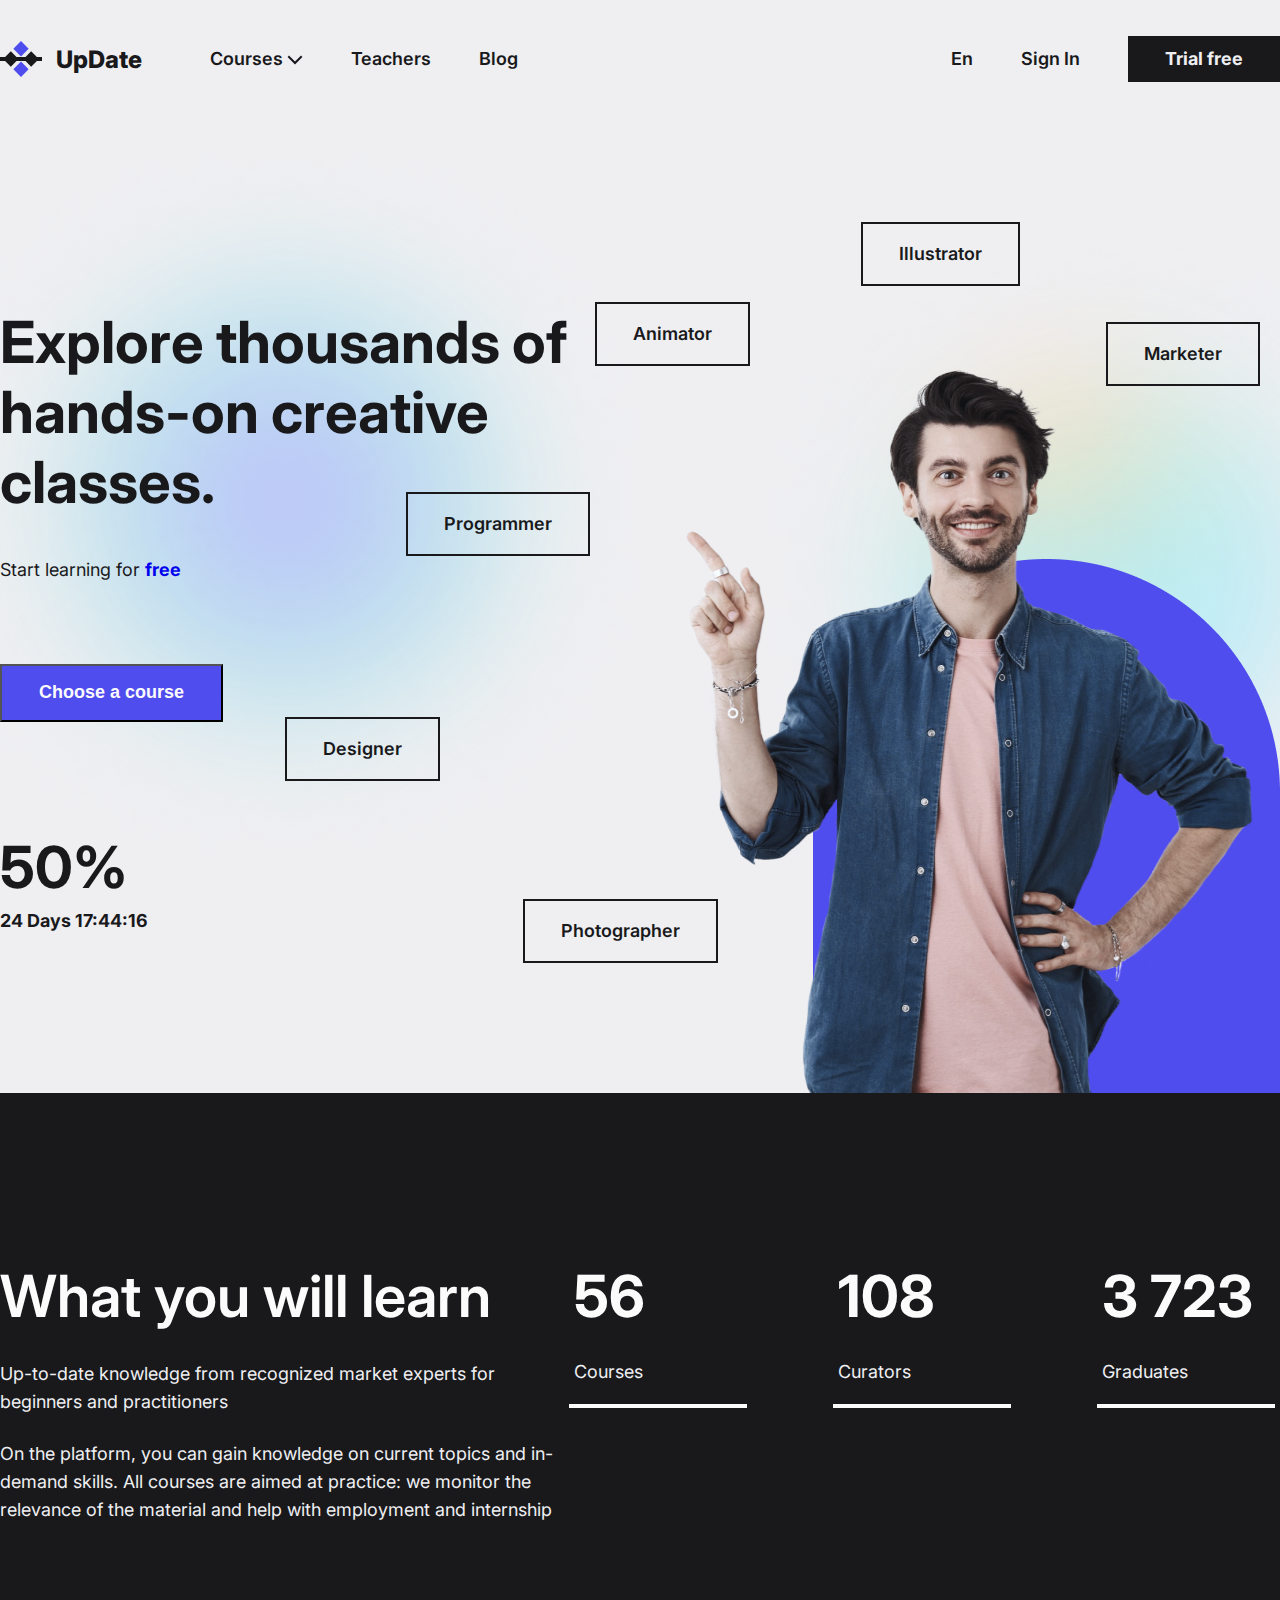
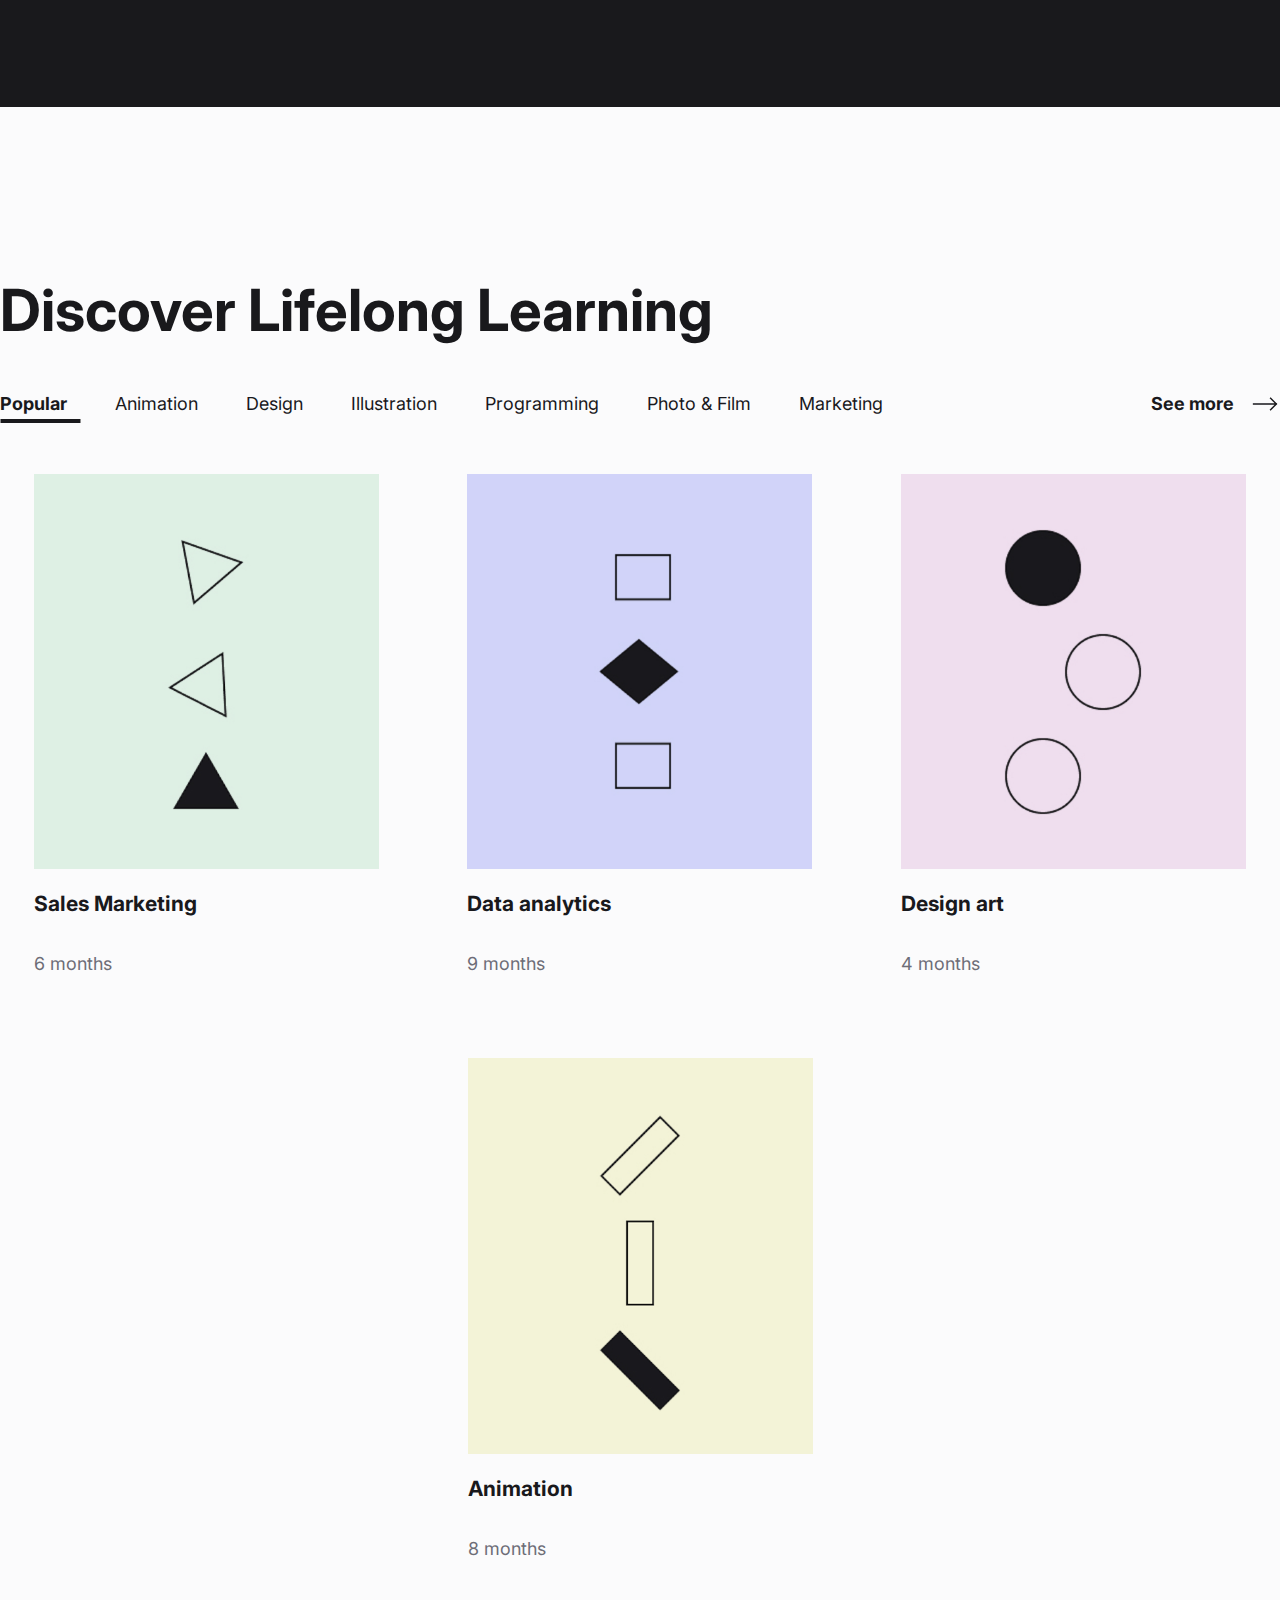
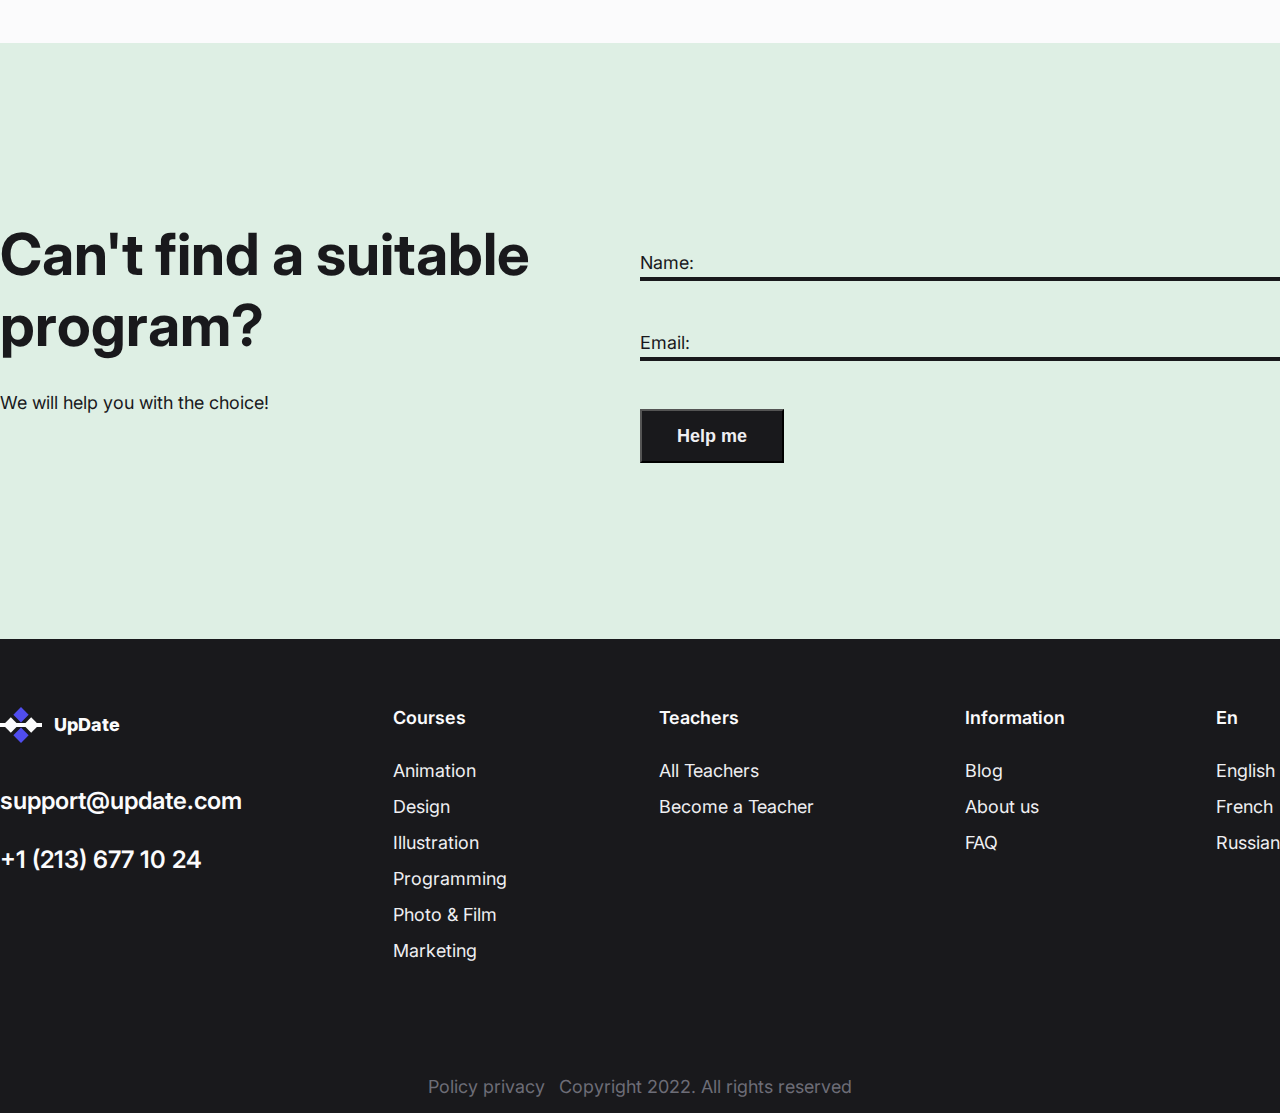
<file: index.html>
<!DOCTYPE html>
<html lang="en">

<head>
  <meta charset="UTF-8" />
  <meta name="viewport" content="width=device-width, initial-scale=1.0" />
  <meta name="description"
    content="Explore thousands of hands-on creative classes with UpDate. Learn from experts, practice real-world skills, and achieve your goals with 50% off. Choose from courses in animation, design, programming, and more. Start learning for free today!">
  <meta name="keywords"
    content="UpDate, courses, teachers, blog, marketer, illustrator, animator, programmer, designer, photographer, sales marketing, data analytics, design art, animation, 3D Model, Director Animator, Adobe Animate">
  <link rel="preconnect" href="https://fonts.googleapis.com" />
  <link rel="preconnect" href="https://fonts.gstatic.com" crossorigin />
  <link
    href="https://fonts.googleapis.com/css2?family=Inter:ital,opsz,wght@0,14..32,100..900;1,14..32,100..900&display=swap"
    rel="stylesheet" />
  <link rel="stylesheet" href="./css/style.css" />
  <link rel="icon" href="./img/favicon.ico" type="image/x-icon">
  <title>UpDate. Explore thousands courses</title>
</head>

<body>

  <header class="header container">
    <div class="header__box">
      <a class="logo" href="index.html">
        <img src="./img/logo.svg" alt="UpDate logo" />
        UpDate
      </a>
      <nav class="nav" role="navigation">
        <ul class="nav__list">
          <li>
            <a class="nav__link" href="#">Courses</a>
            <img src="img/icon_en_courses.svg" alt="arrow down" />
          </li>
          <li>
            <a class="nav__link" href="#">Teachers</a>
          </li>
          <li>
            <a class="nav__link" href="#">Blog</a>
          </li>
        </ul>
      </nav>
    </div>
    <div class="button__box" role="navigation">
      <a class="header__link" href="#">En</a>
      <a class="header__link" href="#">Sign In</a>
      <a class="header__button" href="#" role="button">Trial free</a>
    </div>
  </header>
  <main>
    <section class="offer container">
      <div class="offer__holder" role="main">
        <h1 class="offer__title">
          Explore thousands of hands-on creative classes.
        </h1>
        <h3 class="offer__description">
          Start learning for
          <a class="offer__description-link" href="#">free</a>
        </h3>
        <button class="offer__button" role="button">Choose a course</button>
        <h3 class="offer__sale">50%</h3>
        <h3 class="offer__time">
          <time datetime="PT24D17H44M16S">24 Days 17:44:16</time>
        </h3>
      </div>
      <ul class="offer__list" role="list">
        <li class="offer__marketer offer__item">
          <a class="offer__item-link" href="#">Marketer</a>
        </li>
        <li class="offer__illustrator offer__item">
          <a class="offer__item-link" href="#">Illustrator</a>
        </li>
        <li class="offer__animator offer__item">
          <a class="offer__item-link" href="#">Animator</a>
        </li>
        <li class="offer__programmer offer__item">
          <a class="offer__item-link" href="#">Programmer</a>
        </li>
        <li class="offer__designer offer__item">
          <a class="offer__item-link" href="#">Designer</a>
        </li>
        <li class="offer__photographer offer__item">
          <a class="offer__item-link" href="#">Photographer</a>
        </li>
      </ul>
    </section>
    <section class="learn">
      <div class="wrapper">
        <div class="learn__text" role="description">
          <h2 class="learn__title">What you will learn</h2>
          <h3 class="learn__description">
            Up-to-date knowledge from recognized market experts for
            beginners and practitioners
          </h3>
          <h3 class="learn__description">
            On the platform, you can gain knowledge on current topics and
            in-demand skills. All courses are aimed at practice: we monitor
            the relevance of the material and help with employment and
            internship
          </h3>
        </div>
        <div class="learn__counters" role="description">
          <div class="learn__counter-item">
            <h3 class="learn__counter-number">56</h3>
            <h3 class="learn__counter__description">Courses</h3>
          </div>
          <div class="learn__counter-item">
            <h3 class="learn__counter-number">108</h3>
            <h3 class="learn__counter__description">Curators</h3>
          </div>
          <div class="learn__counter-item">
            <h3 class="learn__counter-number">3 723</h3>
            <h3 class="learn__counter__description">Graduates</h3>
          </div>
        </div>
      </div>
    </section>
    <section class="discover" role="navigation">
      <div class="container">
        <h2 class="discover_title">Discover Lifelong Learning</h2>
        <div class="discover__box">
          <ul class="discover__list" role="list">
            <li>
              <a class="discover__link active" data-dl="popular" href="#">Popular</a>
            </li>
            <li>
              <a class="discover__link" data-dl="animations" href="#">Animation</a>
            </li>
            <li>
              <a class="discover__link" href="#">Design</a>
            </li>
            <li>
              <a class="discover__link" href="#">Illustration</a>
            </li>
            <li>
              <a class="discover__link" href="#">Programming</a>
            </li>
            <li>
              <a class="discover__link" href="#">Photo & Film</a>
            </li>
            <li>
              <a class="discover__link" href="#">Marketing</a>
            </li>
          </ul>
          <div class="discover__more" role="more link">
            <a class="discover__see" href="#">See more</a>
            <img class="discover__see-img" src="img/Icon_arrow_right.svg" alt="arrow see more" />
          </div>
        </div>
        <div class="discover__cards active" data-dc="popular" role="professions">
          <article class="discover__cards-item">
            <img src="img/img_sales_marketing.jpg" alt="Sales Marketing" />
            <h3 class="discover__card-title">Sales Marketing</h3>
            <p class="discover__cards-length">6 months</p>
          </article>
          <article class="discover__cards-item">
            <img src="img/img_d_analytics.jpg" alt="Data analytics" />
            <h3 class="discover__card-title">Data analytics</h3>
            <h3 class="discover__cards-length">9 months</h3>
          </article>
          <article class="discover__cards-item">
            <img src="img/img_design_art.jpg" alt="Design art" />
            <h3 class="discover__card-title">Design art</h3>
            <h3 class="discover__cards-length">4 months</h3>
          </article>
          <article class="discover__cards-item">
            <img src="img/img_animation.jpg" alt="Animation" />
            <h3 class="discover__card-title">Animation</h3>
            <h3 class="discover__cards-length">8 months</h3>
          </article>
        </div>
        <div class="discover__cards" data-dc="animations" role="professions">
          <article class="discover__cards-item">
            <img src="img/img_d_analytics.jpg" alt="Animation" />
            <h3 class="discover__card-title">Animation</h3>
            <p class="discover__cards-length">6 months</p>
          </article>
          <article class="discover__cards-item">
            <img src="img/img_sales_marketing.jpg" alt="3D Model" />
            <h3 class="discover__card-title">3D Model</h3>
            <h3 class="discover__cards-length">9 months</h3>
          </article>
          <article class="discover__cards-item">
            <img src="img/img_animation.jpg" alt="Director Animator" />
            <h3 class="discover__card-title">Director Animator</h3>
            <h3 class="discover__cards-length">12 months</h3>
          </article>
          <article class="discover__cards-item">
            <img src="img/img_design_art.jpg" alt="Adobe Animate" />
            <h3 class="discover__card-title">Adobe Animate</h3>
            <h3 class="discover__cards-length">7 months</h3>
          </article>
        </div>
      </div>
    </section>
    <section class="find__program" role="help find">
      <div class="wrapper">
        <div class="find__program-text" role="description">
          <h2 class="find__program-title">Can't find a suitable program?</h2>
          <h3 class="find__program-description">
            We will help you with the choice!
          </h3>
        </div>
        <form action="https://fom.in.ua/echo" class="find__program-form">
          <div class="find__program-form-group" role="input name form">
            <label for="name">Name: </label>
            <input type="text" id="name" name="name" required />
          </div>
          <div class="find__program-form-group" role="input email form">
            <label for="email">Email: </label>
            <input type="email" id="email" name="email" required />
          </div>
          <button class="find__program-button" type="submit" role="submit form button">Help me</button>
        </form>
      </div>
    </section>
  </main>
  <footer class="footer">
    <div class="container">
      <div class="footer__content">
        <div class="footer__section footer__logo" role="footer logo">
          <a class="footer__logo-link" href="index.html" role="link to main page">
            <img class="footer__logo-img" src="img/footer__logo.svg" alt="UpDate Logo" />
            <span class="footer__logo-text">UpDate</span>
          </a>
          <p class="footer__contact-p">
            <a class="footer__contact-link" href="mailto:support@update.com"
              role="email contacts">support@update.com</a>
          </p>
          <p class="footer__contact-p">
            <a class="footer__contact-link" href="tel:+12136771024" role="phone contact">+1 (213) 677 10 24</a>
          </p>
        </div>
        <div class="footer__section footer__courses" role="navigation courses">
          <h6 class="footer__title">Courses</h6>
          <ul class="footer__list" role="list">
            <li class="footer__item">
              <a class="footer__link" href="#">Animation</a>
            </li>
            <li class="footer__item">
              <a class="footer__link" href="#">Design</a>
            </li>
            <li class="footer__item">
              <a class="footer__link" href="#">Illustration</a>
            </li>
            <li class="footer__item">
              <a class="footer__link" href="#">Programming</a>
            </li>
            <li class="footer__item">
              <a class="footer__link" href="#">Photo & Film</a>
            </li>
            <li class="footer__item">
              <a class="footer__link" href="#">Marketing</a>
            </li>
          </ul>
        </div>
        <div class="footer__section footer__teachers" role="navigation teach">
          <h6 class="footer__title">Teachers</h6>
          <ul class="footer__list" role="list">
            <li class="footer__item">
              <a class="footer__link" href="#">All Teachers</a>
            </li>
            <li class="footer__item">
              <a class="footer__link" href="#">Become a Teacher</a>
            </li>
          </ul>
        </div>
        <div class="footer__section footer__info" role="navigation about us">
          <h6 class="footer__title">Information</h6>
          <ul class="footer__list" role="list">
            <li class="footer__item">
              <a class="footer__link" href="#">Blog</a>
            </li>
            <li class="footer__item">
              <a class="footer__link" href="#">About us</a>
            </li>
            <li class="footer__item">
              <a class="footer__link" href="#">FAQ</a>
            </li>
          </ul>
        </div>
        <div class="footer__section footer__language" role="navigation language">
          <h6 class="footer__title">En</h6>
          <ul class="footer__list" role="list">
            <li class="footer__item">
              <a class="footer__link" href="#">English</a>
            </li>
            <li class="footer__item">
              <a class="footer__link" href="#">French</a>
            </li>
            <li class="footer__item">
              <a class="footer__link" href="#">Russian</a>
            </li>
          </ul>
        </div>
      </div>
      <div class="footer__bottom" role="policy privacy and rights">
        <a class="footer__policy" href="#">Policy privacy</a>
        <p class="footer__copy">Copyright 2022. All rights reserved</p>
      </div>
    </div>
  </footer>
  <script src="./scripts/script.js"></script>
</body>

</html>
</file>
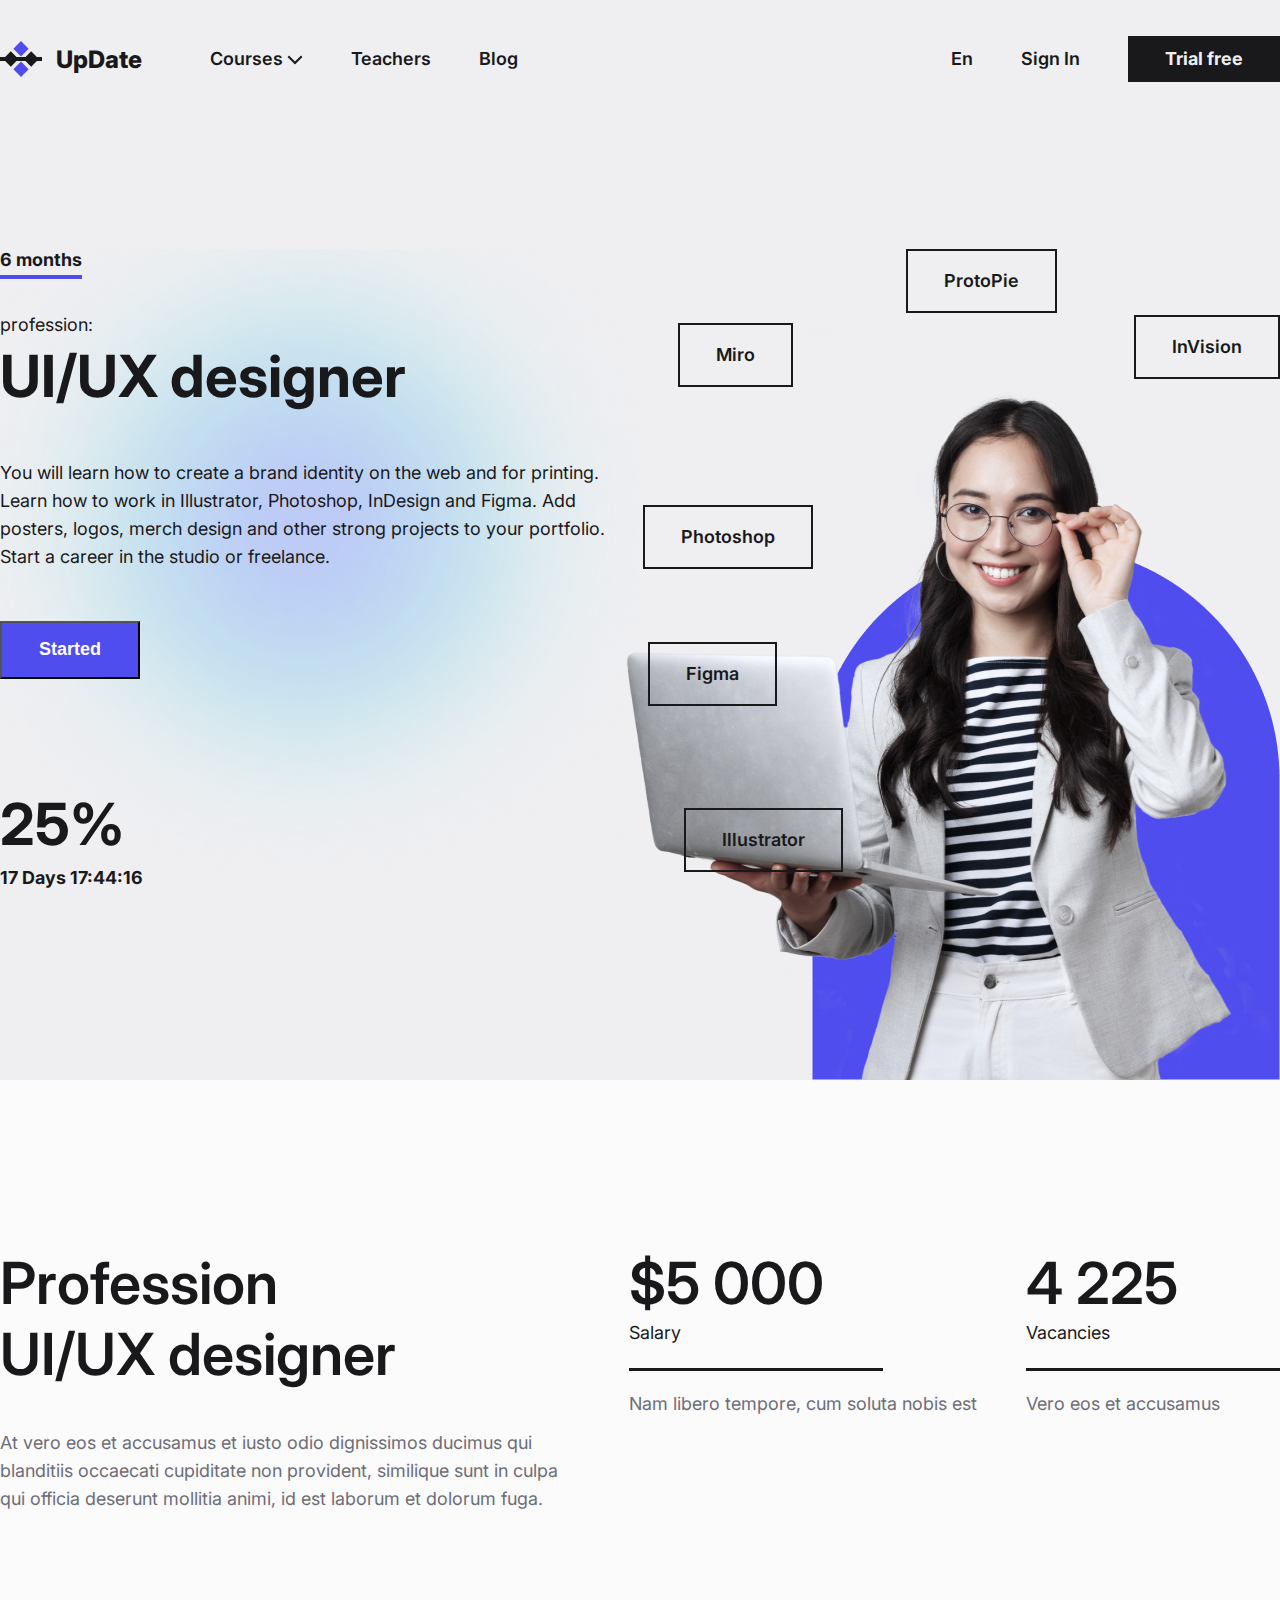
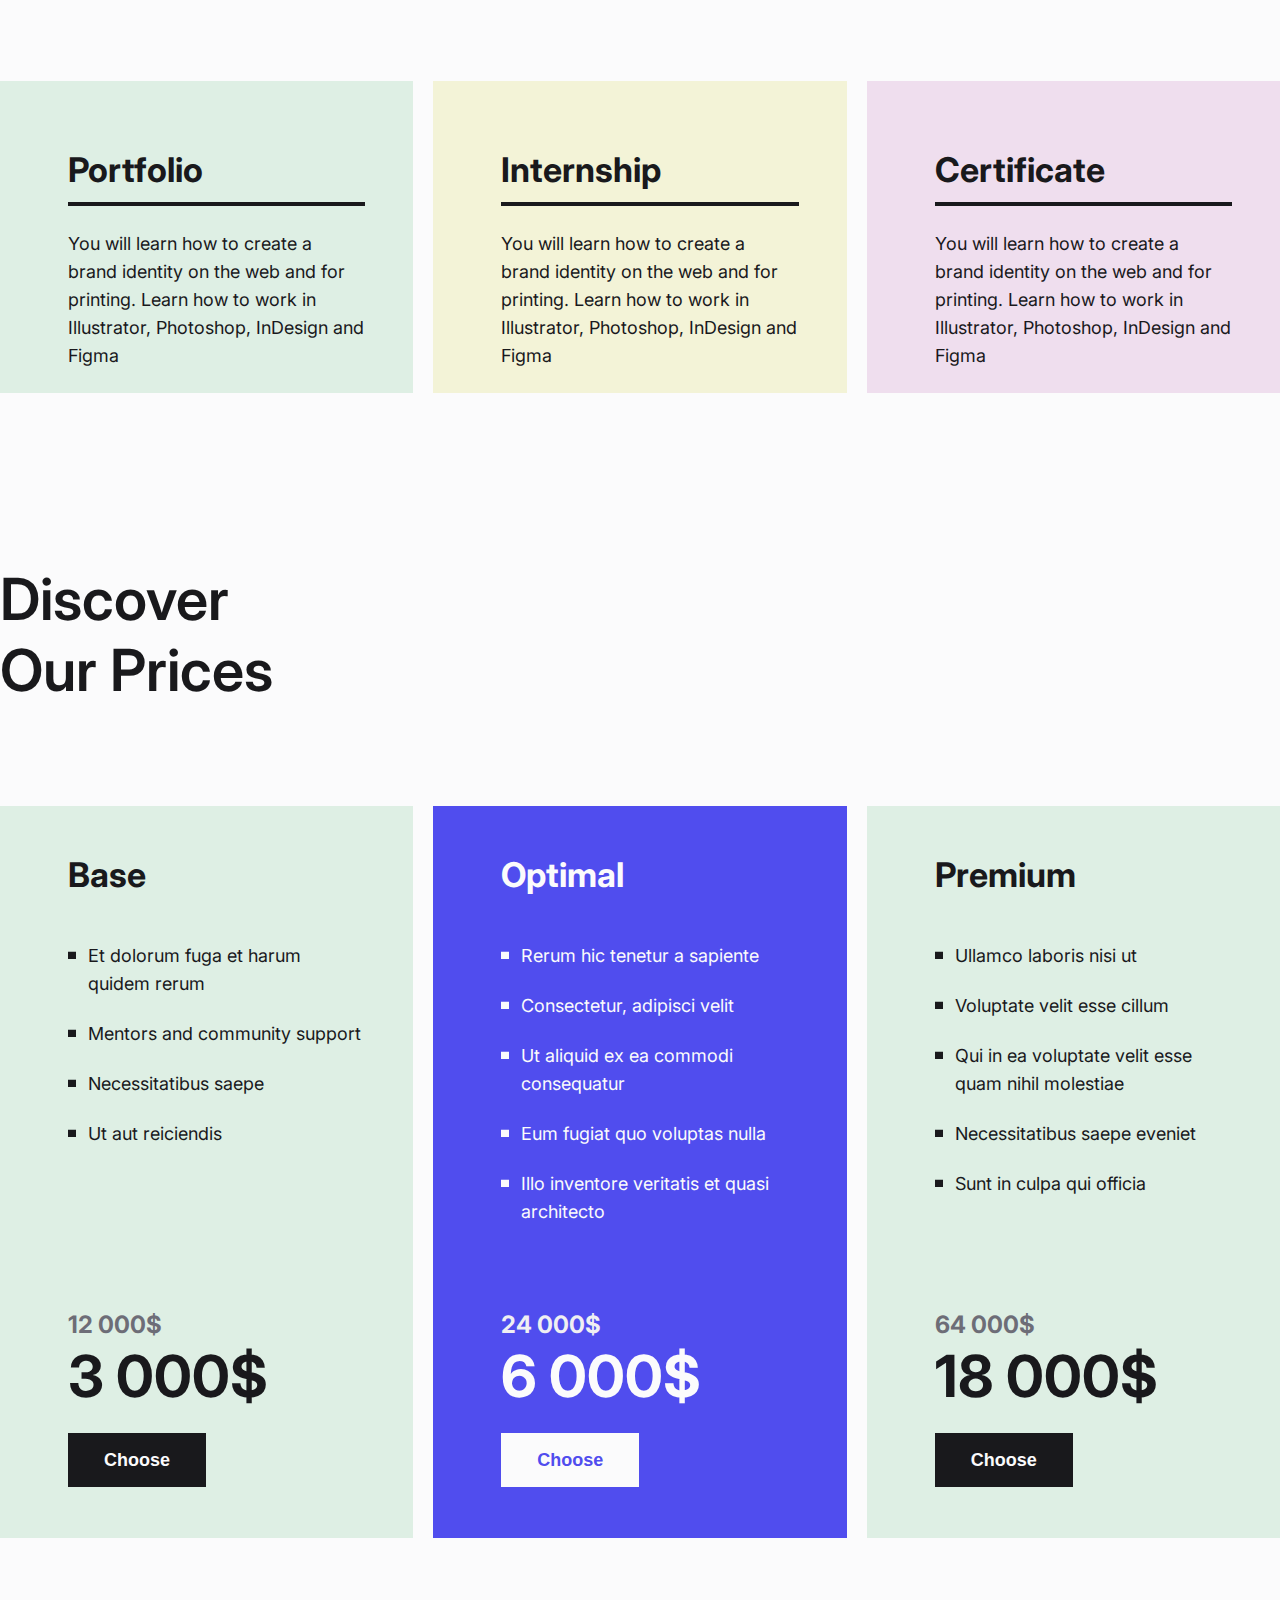
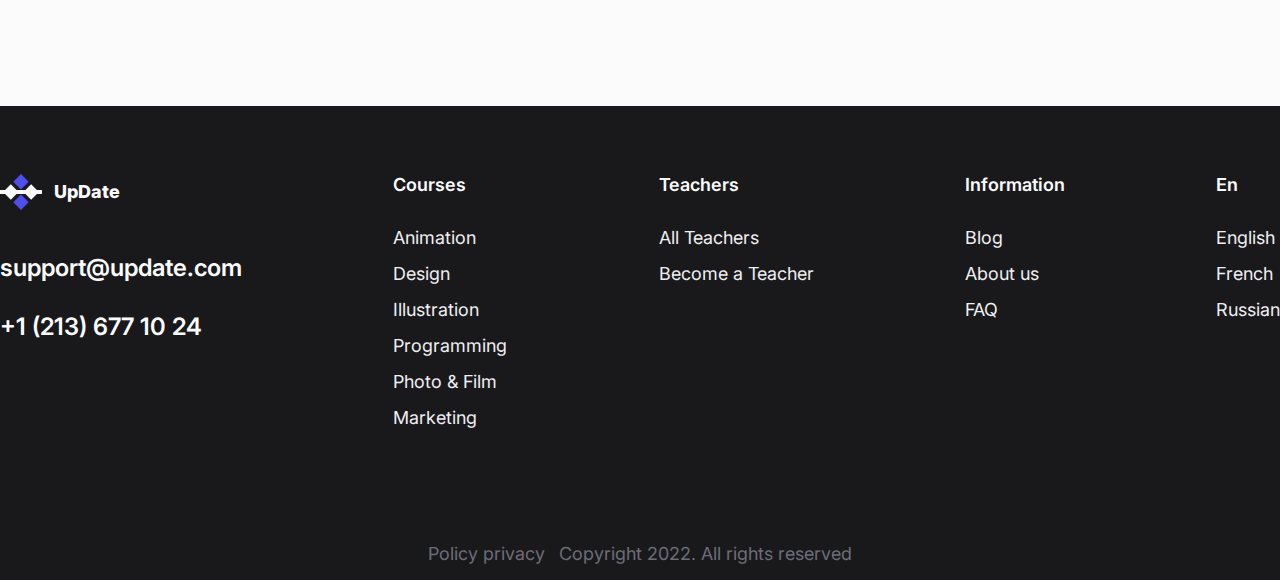
<file: courses.html>
<!DOCTYPE html>
<html lang="en">

<head>
    <meta charset="UTF-8" />
    <meta name="viewport" content="width=device-width, initial-scale=1.0" />
    <link rel="preconnect" href="https://fonts.googleapis.com" />
    <link rel="preconnect" href="https://fonts.gstatic.com" crossorigin />
    <link
        href="https://fonts.googleapis.com/css2?family=Inter:ital,opsz,wght@0,14..32,100..900;1,14..32,100..900&display=swap"
        rel="stylesheet" />
    <link rel="stylesheet" href="./css/style.css" />
    <link rel="icon" type="image/x-icon" href="./img/favicon.ico">
    <title>UpDate. UI/UX Designer</title>
</head>

<body>
    <header class="container header">
        <div class="header__box">
            <a class="logo" href="index.html">
                <img src="./img/logo.svg" alt="logo" />
                UpDate
            </a>
            <nav class="nav" role="navigation">
                <ul class="nav__list">
                    <li>
                        <a class="nav__link" href="#">Courses</a>
                        <img src="img/icon_en_courses.svg" alt="arrow down">
                    </li>
                    <li>
                        <a class="nav__link" href="#">Teachers</a>
                    </li>
                    <li>
                        <a class="nav__link" href="#">Blog</a>
                    </li>
                </ul>
            </nav>
        </div>
        <!-- <button class="hamburger" aria-label="Toggle menu">
            <span class="hamburger__line"></span>
            <span class="hamburger__line"></span>
            <span class="hamburger__line"></span>
        </button> -->
        <div class="button__box" role="navigation">
            <a class="header__link" href="#">En</a>
            <a class="header__link" href="#">Sign In</a>
            <a class="header__button" href="#" role="button">Trial free</a>
        </div>
    </header>
    <main>
        <section class="offer-designer container" role="main">
            <div class="offer-designer__text">
                <h2 class="offer-designer__term">6 months</h2>
                <h2 class="offer-designer__profession">profession:</h2>
                <h1 class="offer-designer__title">UI/UX designer</h1>
                <h2 class="offer-designer__description">
                    You will learn how to create a brand identity on the web and for
                    printing. Learn how to work in Illustrator, Photoshop, InDesign and
                    Figma. Add posters, logos, merch design and other strong projects to
                    your portfolio. Start a career in the studio or freelance.
                </h2>
                <button class="offer-designer__button" role="button">Started</button>
                <h3 class="offer-designer__sale">25%</h3>
                <h3 class="offer-designer__time">
                    <time datetime="PT17D17H44M16S">17 Days 17:44:16</time>
                </h3>
            </div>
            <ul class="offer-designer__list" role="list">
                <li class="offer__invision offer__item">
                    <a class="offer__item-link" href="#">InVision</a>
                </li>
                <li class="offer__protopie offer__item">
                    <a class="offer__item-link" href="#">ProtoPie</a>
                </li>
                <li class="offer__miro offer__item">
                    <a class="offer__item-link" href="#">Miro</a>
                </li>
                <li class="offer__photoshop offer__item">
                    <a class="offer__item-link" href="#">Photoshop</a>
                </li>
                <li class="offer__figma offer__item">
                    <a class="offer__item-link" href="#">Figma</a>
                </li>
                <li class="offer__dillustrator offer__item">
                    <a class="offer__item-link" href="#">Illustrator</a>
                </li>
            </ul>
        </section>
        <section class="section">
            <div class="container">
                <div class="wrapper">
                    <div class="profession__text" role="description">
                        <h2 class="profession__title">Profession<br> UI/UX designer</h2>
                        <h3 class="profession__description">
                            At vero eos et accusamus et iusto odio dignissimos ducimus qui
                            blanditiis occaecati cupiditate non provident, similique sunt in culpa
                            qui officia deserunt mollitia animi, id est laborum et dolorum fuga.
                        </h3>
                    </div>
                    <div class="profession__item" role="about profession">
                        <h3 class="profession__count">$5 000</h3>
                        <h3 class="profession__counter-item">Salary</h3>
                        <h3 class="profession__description">
                            Nam libero tempore, cum soluta nobis est
                        </h3>
                    </div>
                    <div class="profession__item" role="about profession">
                        <h3 class="profession__count">4 225</h3>
                        <h3 class="profession__counter-item">Vacancies</h3>
                        <h3 class="profession__description">Vero eos et accusamus</h3>
                    </div>
                </div>
                <div class="profession__list" role="list">
                    <div class="profession__list-item">
                        <h3 class="list-item__text">Portfolio</h3>
                        <h3 class="list-item__description">
                            You will learn how to create a brand identity on the web and for
                            printing. Learn how to work in Illustrator, Photoshop, InDesign and
                            Figma
                        </h3>
                    </div>
                    <div class="profession__list-item" role="list">
                        <h3 class="list-item__text">Internship</h3>
                        <h3 class="list-item__description">
                            You will learn how to create a brand identity on the web and for
                            printing. Learn how to work in Illustrator, Photoshop, InDesign and
                            Figma
                        </h3>
                    </div>
                    <div class="profession__list-item" role="list">
                        <h3 class="list-item__text">Certificate</h3>
                        <h3 class="list-item__description">
                            You will learn how to create a brand identity on the web and for
                            printing. Learn how to work in Illustrator, Photoshop, InDesign and
                            Figma
                        </h3>
                    </div>
                </div>
            </div>
        </section>
        <section class="price" role="price">
            <div class="container">
                <h2 class="price_title">Discover<br> Our Prices</h2>
                <div class="price__wrapper">
                    <div class="price__box" role="list">
                        <h3 class="ptice__box-title">Base</h3>
                        <ul class="price__box-item">
                            <li>
                                Et dolorum fuga et harum quidem rerum
                            </li>
                            <li>
                                Mentors and community support
                            </li>
                            <li>
                                Necessitatibus saepe
                            </li>
                            <li>
                                Ut aut reiciendis
                            </li>
                        </ul>
                        <div class="price__footer">
                            <p class="price__count">12 000$</p>
                            <p class="price__count-sale">3 000$</p>
                            <button class="price__button" role="button">Choose</button>
                        </div>
                    </div>
                    <div class="price__box-white" role="list">
                        <h3 class="ptice__box-title-white">Optimal</h3>
                        <ul class="price__box-item-white">
                            <li>
                                Rerum hic tenetur a sapiente
                            </li>
                            <li>
                                Consectetur, adipisci velit
                            </li>
                            <li>
                                Ut aliquid ex ea commodi consequatur
                            </li>
                            <li>
                                Eum fugiat quo voluptas nulla
                            </li>
                            <li>
                                Illo inventore veritatis et quasi architecto
                            </li>
                        </ul>
                        <div class="price__footer-white">
                            <p class="price__count-white">24 000$</p>
                            <p class="price__count-sale-white">6 000$</p>
                            <button class="price__button-white" role="button">Choose</button>
                        </div>
                    </div>
                    <div class="price__box" role="list">
                        <h3 class="ptice__box-title">Premium</h3>
                        <ul class="price__box-item">
                            <li>
                                Ullamco laboris nisi ut
                            </li>
                            <li>
                                Voluptate velit esse cillum
                            </li>
                            <li>
                                Qui in ea voluptate velit esse quam nihil molestiae
                            </li>
                            <li>
                                Necessitatibus saepe eveniet
                            </li>
                            <li>
                                Sunt in culpa qui officia
                            </li>
                        </ul>
                        <div class="price__footer">
                            <p class="price__count">64 000$</p>
                            <p class="price__count-sale">18 000$</p>
                            <button class="price__button" role="button">Choose</button>
                        </div>
                    </div>
                </div>
            </div>
        </section>
    </main>
    <footer class="footer">
        <div class="container">
            <div class="footer__content">
                <div class="footer__section footer__logo" role="footer logo">
                    <a class="footer__logo-link" href="index.html" role="link to main page">
                        <img class="footer__logo-img" src="img/footer__logo.svg" alt="UpDate Logo" />
                        <span class="footer__logo-text">UpDate</span>
                    </a>
                    <p class="footer__contact-p">
                        <a class="footer__contact-link" href="mailto:support@update.com"
                            role="email contacts">support@update.com</a>
                    </p>
                    <p class="footer__contact-p">
                        <a class="footer__contact-link" href="tel:+12136771024" role="phone contact">+1 (213) 677 10
                            24</a>
                    </p>
                </div>
                <div class="footer__section footer__courses" role="navigation courses">
                    <h6 class="footer__title">Courses</h6>
                    <ul class="footer__list" role="list">
                        <li class="footer__item">
                            <a class="footer__link" href="#">Animation</a>
                        </li>
                        <li class="footer__item">
                            <a class="footer__link" href="#">Design</a>
                        </li>
                        <li class="footer__item">
                            <a class="footer__link" href="#">Illustration</a>
                        </li>
                        <li class="footer__item">
                            <a class="footer__link" href="#">Programming</a>
                        </li>
                        <li class="footer__item">
                            <a class="footer__link" href="#">Photo & Film</a>
                        </li>
                        <li class="footer__item">
                            <a class="footer__link" href="#">Marketing</a>
                        </li>
                    </ul>
                </div>
                <div class="footer__section footer__teachers" role="navigation teach">
                    <h6 class="footer__title">Teachers</h6>
                    <ul class="footer__list" role="list">
                        <li class="footer__item">
                            <a class="footer__link" href="#">All Teachers</a>
                        </li>
                        <li class="footer__item">
                            <a class="footer__link" href="#">Become a Teacher</a>
                        </li>
                    </ul>
                </div>
                <div class="footer__section footer__info" role="navigation about us">
                    <h6 class="footer__title">Information</h6>
                    <ul class="footer__list" role="list">
                        <li class="footer__item">
                            <a class="footer__link" href="#">Blog</a>
                        </li>
                        <li class="footer__item">
                            <a class="footer__link" href="#">About us</a>
                        </li>
                        <li class="footer__item">
                            <a class="footer__link" href="#">FAQ</a>
                        </li>
                    </ul>
                </div>
                <div class="footer__section footer__language" role="navigation language">
                    <h6 class="footer__title">En</h6>
                    <ul class="footer__list" role="list">
                        <li class="footer__item">
                            <a class="footer__link" href="#">English</a>
                        </li>
                        <li class="footer__item">
                            <a class="footer__link" href="#">French</a>
                        </li>
                        <li class="footer__item">
                            <a class="footer__link" href="#">Russian</a>
                        </li>
                    </ul>
                </div>
            </div>
            <div class="footer__bottom" role="policy privacy and rights">
                <a class="footer__policy" href="#">Policy privacy</a>
                <p class="footer__copy">Copyright 2022. All rights reserved</p>
            </div>
        </div>
    </footer>

    <!-- <script>
        const hamburger = document.querySelector('.hamburger');
        const nav = document.querySelector('.nav');

        hamburger.addEventListener('click', () => {
            nav.classList.toggle('nav--active'); // Добавляем/убираем класс активности
            hamburger.classList.toggle('hamburger--active'); // Для анимации кнопки (если нужно)
        });
    </script> -->
</body>

</html>
</file>
<file: css/style.css>
body,
html {
    margin: 0;
    padding: 0;
    width: 100%;
    background: #EFEFF2;
    color: #19191c;
    font: 400 18px/28px Inter, sans-serif;
}

.container {
    max-width: 1440px;
    margin: 0 auto;
}


.header {
    display: flex;
    padding: 36px 0 0;
    justify-content: space-between;
}

.header__box {
    display: flex;
    align-items: center;
    gap: 68px;
}

.nav__list {
    display: flex;
    list-style: none;
    gap: 48px;
    padding: 0;
    margin: 0;
    font-size: 18px;
    font-weight: 600;
    line-height: 22px;
}

.nav__link {
    color: #19191c;
    text-decoration: none;
}

.nav__link:focus,
.header__button:focus,
.offer__item-link:focus {
    outline: 2px dashed #4a90e2;
    outline-offset: 4px;
}


.button__box {
    display: flex;
    gap: 48px;
    align-items: center;
}

.logo {
    font-weight: 800;
    font-size: 24px;
    line-height: 29px;
    align-items: center;
    color: #19191c;
    display: flex;
    gap: 14px;
    text-decoration: none;
    transition: color 0.4s ease;
}

.logo:hover {
    color: #4a90e2;
}

.header__link {
    color: #19191c;
    font-size: 18px;
    font-weight: 600;
    line-height: 22px;
    text-decoration: none;
}

.header__button {
    background: #19191c;
    color: #efeff2;
    font-size: 18px;
    line-height: 22px;
    font-weight: 700;
    padding: 12px 37px;
    text-decoration: none;
}

.header__button:hover {
    background-color: #546eeb;
    transform: scale(1.03);
}

.offer {
    display: flex;
    justify-content: space-between;
    padding: 0 0 230px;
    background: url(../img/man.png) 142% 100% no-repeat,
        url(../img/background_choise_course1.png) 100% 100% no-repeat,
        url(../img/background_choose_course2.png) 107% 45% no-repeat;
}

.offer__holder {
    width: 648px;
    height: 595px;
    padding-top: 186px;
    background: url(../img/bg_explore.png) 100% 100% no-repeat;
}

.offer__title {
    font-size: 3.22rem;
    line-height: 70px;
    font-weight: 700;
}

.offer__description {
    font-size: 1rem;
    font-weight: 400;
    line-height: 28px;
    margin-top: 18px;
}

.offer__description-link {
    font-size: 18px;
    font-weight: 700;
    line-height: 22px;
    text-decoration: none;
}

.offer__description-link:hover {
    color: #ef42db;
}

.offer__button {
    background: #504dee;
    color: #fbfbfc;
    font-size: 1rem;
    line-height: 1.22rem;
    font-weight: 700;
    padding: 16px 37px;
    margin-top: 62px;
    transition: color 0.4s ease;
}

.offer__button:hover,
.offer-designer__button:hover {
    background-color: #f462e3;
    transform: scale(1.03);
}

.offer__sale,
.offer-designer__sale {
    font-size: 3.22rem;
    line-height: 3.89rem;
    font-weight: 700;
    margin: 110px 0 0;
}

.offer__time,
.offer-designer__time {
    font-size: 1rem;
    font-weight: 700;
    line-height: 1.21rem;
    margin-top: 8px;
}

.offer__list,
.offer-designer__list {
    list-style: none;
    padding: 0;
    margin: 0;
    flex-grow: 1;
    position: relative;
}

.offer__item {
    position: absolute;
    border: 2px solid #19191c;
    padding: 16px 36px;
}

.offer__item-link {
    font-size: 1rem;
    font-weight: 600;
    line-height: 22px;
    color: #19191c;
    text-decoration: none;
    transition: color 0.4s ease;
}

.offer__item-link:hover,
.offer-designer__list a:hover {
    color: #4a90e2;
}

.offer__marketer {
    top: 240px;
    right: 20px;
}

.offer__illustrator {
    top: 140px;
    right: 260px;
}

.offer__animator {
    top: 220px;
    right: 530px;
}

.offer__programmer {
    top: 410px;
    right: 690px;
}

.offer__designer {
    top: 635px;
    right: 840px;
}

.offer__photographer {
    bottom: -100px;
    left: -125px;
}

.learn {
    display: flex;
    justify-content: center;
    align-items: center;
    background: #19191c;
    padding: 168px 0 159px;
}

.wrapper {
    max-width: 1440px;
    width: 100%;
    display: flex;
    justify-content: space-between;
}

.learn__text,
.profession__text {
    display: flex;
    flex-direction: column;
    text-align: left;
    max-width: 580px;
}

.learn__title {
    font-size: 3.22rem;
    font-weight: 600;
    line-height: 3.95rem;
    margin: 0 0 28px;
    color: #fbfbfc;
}

.learn__description {
    color: #efeff2;
    font-size: 18px;
    font-weight: 400;
    line-height: 28px;
    margin: 0 0 24px;
    text-align: left;
}

.learn__counters {
    display: flex;
    justify-content: space-between;
    text-align: left;
    gap: 86px;
}

.learn__counter-item {
    width: 178px;
    display: flex;
    flex-direction: column;
    margin: 0;
    flex: 1;
}

.learn__counter-number {
    display: flex;
    margin: 0;
    font-size: 58px;
    font-weight: 700;
    line-height: 70px;
    color: #fbfbfc;
}

.learn__counter__description {
    font-size: 18px;
    font-weight: 400;
    line-height: 28px;
    margin: 27px 0 0;
    color: #efeff2;
    position: relative;
    text-align: left;
}

.learn__counter__description::after {
    content: "";
    position: absolute;
    left: 35%;
    transform: translateX(-67px);
    bottom: -22px;
    width: 178px;
    height: 4px;
    background: url("../img/line_learn.svg") no-repeat center;
    background-size: contain;
}

.discover {
    background: #fbfbfc;
    min-height: 1102px;
}

.discover__box {
    display: flex;
    justify-content: space-between;
}

.discover_title {
    font-size: 58px;
    font-weight: 700;
    line-height: 70px;
    color: #19191c;
    width: 100%;
    margin: 0;
    padding: 168px 0 0;
}

.discover__list {
    display: flex;
    list-style: none;
    gap: 48px;
    padding: 0;
    margin: 45px 0 0;
}

.discover__link {
    font-size: 18px;
    font-weight: 400;
    line-height: 22px;
    color: #19191c;
    text-decoration: none;
    cursor: pointer;
}

.discover__link.active {
    font-size: 18px;
    font-weight: 700;
    line-height: 22px;
    position: relative;
}

.discover__link.active::after {
    content: "";
    position: absolute;
    left: 7px;
    transform: scaleX(1.2);
    bottom: -9px;
    width: 67px;
    height: 4px;
    background: url("../img/line_popular.svg") no-repeat center;
    background-size: contain;
}

.discover__more {
    display: flex;
    align-items: center;
    margin: 45px 0 0;
    gap: 18px;
}

.discover__see {
    color: #19191c;
    font-size: 18px;
    font-weight: 700;
    line-height: 22px;
    text-decoration: none;
}

.discover__see-img {
    width: 28px;
    height: 28px;
}

.discover__cards.active {
    display: flex;
    flex-wrap: wrap;
    justify-content: space-around;
    gap: 20px;
    padding: 56px 0 0;
    position: relative;
}

.discover__cards {
    display: none;
    justify-content: space-around;
    padding: 56px 0 0;
}

.discover__cards-item {
    display: flex;
    flex-direction: column;
    width: calc((100%-60px) / 4);
    max-width: 345px;
    box-sizing: border-box;
}

.discover__cards.active::after {
    content: "";
    display: block;
    width: 100%;
    /* height: 128px; */
    visibility: hidden;
}

.discover__cards-item:nth-child(-n+4) {
    margin-bottom: 60px;
}

.discover__cards-item:nth-child(n+5) {
    margin-bottom: 108px;
}

.discover__cards-length {
    padding: 11px 0 0;
    margin: 0;
    color: #6d6d77;
    font-size: 18px;
    font-weight: 400;
    line-height: 28px;
}


.find__program {
    height: 596px;
    display: flex;
    justify-content: center;
    align-items: center;
    background: #deefe4;
}

.find__program-text {
    display: flex;
    flex-wrap: wrap;
    flex-direction: column;
    text-align: left;
    max-width: 50%;
    flex: 1;
}

.find__program-title {
    font-size: 58px;
    font-weight: 700;
    line-height: 71px;
    margin: 0 0 10px;
}

.find__program-description {
    font-size: 18px;
    font-weight: 400;
    line-height: 28px;
}

.find__program-form {
    display: flex;
    flex-direction: column;
    min-width: 50%;
    gap: 48px;
    margin-top: 30px;
}

.find__program-form-group {
    display: flex;
    text-align: left;
    font-size: 18px;
    font-weight: 400;
    line-height: 28px;
    gap: 8px;
    border-bottom: 4px solid #19191c;
}

.find__program-form-group label {
    white-space: nowrap;
}

.find__program-form-group input {
    width: 100%;
    flex: 1;
    background-color: #deefe4;
    border-bottom: 2px solid #19191c;
    font-size: 16px;
    border: none;
    outline: none;
    box-sizing: border-box;
    transition: border-color 0.3s;
}

.find__program-form-group input:focus {
    border-bottom-color: #ec49be;
}

.find__program-button {
    width: 144px;
    height: 54px;
    background: #19191c;
    color: #efeff2;
    font-size: 18px;
    line-height: 22px;
    font-weight: 700;
    text-decoration: none;
    cursor: pointer;
    transition: background-color 0.3s;
}

.find__program-button:hover {
    background-color: #546eeb;
    transform: scale(1.03);
}

/* Page courses */
.offer-designer {
    display: flex;
    justify-content: space-between;
    background: #efeff2;
    color: #19191c;
    padding: 167px 0 0;
    background: url(../img/img_designer.png) 135% 100% no-repeat,
        url(../img/background_designer.png) 100% 100% no-repeat;
}

.offer-designer__term {
    font-size: 18px;
    font-weight: 700;
    line-height: 22px;
    margin: 0;
    position: relative;
}

.offer-designer__term::after {
    content: "";
    position: absolute;
    transform: translateX(-100%);
    bottom: -8px;
    width: 84px;
    height: 4px;
    background: url("../img/line_designer.svg") no-repeat center;
    background-size: contain;
}

.offer-designer__profession {
    font-size: 1rem;
    font-weight: 400;
    line-height: 28px;
    margin: 40px 0 0;
}

.offer-designer__title {
    font-size: 3.22rem;
    font-weight: 700;
    line-height: 3.89rem;
    margin-top: 2px;
    color: #19191C;
}

.offer-designer__description {
    font-size: 1rem;
    font-weight: 400;
    line-height: 1.56rem;
    width: 648px;
    margin: 48px 0 0;
    color: #19191C;
}


.offer-designer__text {
    width: 648px;
    height: 636px;
    padding: 0 0 195px;
    color: #19191C;
    background: url(../img/bg_explore.png) 75% -81% no-repeat;
}

.offer-designer__button {
    background: #504DEE;
    color: #FBFBFC;
    font-size: 1rem;
    line-height: 1.22rem;
    font-weight: 700;
    margin-top: 50px;
    padding: 16px 37px;
    transition: color 0.4s ease;
}

.offer__invision {
    top: 66px;
    right: 0px;
}

.offer__protopie {
    top: 0px;
    right: 223px;
}

.offer__miro {
    top: 74px;
    right: 487px;
}

.offer__photoshop {
    top: 256px;
    right: 467px;
}

.offer__figma {
    top: 393px;
    left: 0px;
}

.offer__dillustrator {
    bottom: 208px;
    left: 36px;
}

.section {
    background-color: #FBFBFC;
    padding: 168px 0 0;
}

.profession__title,
.profession__count,
.price_title {
    font-size: 3.22rem;
    font-weight: 600;
    line-height: 3.94rem;
    margin: 0;
    color: #19191C;
}

.profession__counter-item {
    display: flex;
    flex-direction: column;
    margin: 0;
    flex: 1;
    font-size: 1rem;
    font-weight: 400;
    line-height: 28px;
    color: #19191C;
}

.profession__counter-item::after {
    width: 80%;
    content: "";
    position: relative;
    bottom: -21px;
    width: 254px;
    height: 4px;
    background: url("../img/line_internship_certificate.svg") no-repeat center;
    background-size: contain;
}

.profession__description {
    font-size: 1rem;
    font-weight: 400;
    line-height: 28px;
    margin: 39px 0 0;
    color: #6D6D77;
    max-width: 588px;
}


.profession__list {
    margin-top: 168px;
    display: flex;
    justify-content: space-between;
    color: #19191C;
    gap: 20px;

}

.profession__list-item {
    display: flex;
    flex-direction: column;
    padding: 68px 48px 51px 68px;
}

.profession__list-item:nth-child(1) {
    background-color: #DEEFE4;
}

.profession__list-item:nth-child(2) {
    background-color: #F3F3D7;
}

.profession__list-item:nth-child(3) {
    background-color: #EFDEEE;
}

.list-item__text {
    margin: 0;
    font-size: 1.89rem;
    font-weight: 700;
    line-height: 2.29rem;
    position: relative;
}

.list-item__text::after {
    width: 100%;
    content: "";
    display: block;
    position: absolute;
    height: 4px;
    top: 53px;
    background: url('../img/line_portfolio.svg') no-repeat;
}

.list-item__description {
    font-size: 1rem;
    font-weight: 400;
    line-height: 28px;
    margin: 0;
    padding: 40px 0 0;
    height: 112px;
}

.price {
    background: #FBFBFC;
    padding: 171px 0 168px;
}

.price__wrapper {
    display: flex;
    justify-content: space-between;
    flex-wrap: nowrap;
    gap: 20px;
    margin-top: 100px;
}

.price__box,
.price__box-white {
    display: flex;
    flex: 0 1 467px;
    flex-direction: column;
    align-items: flex-start;
    padding: 48px 51px 51px 68px;
    max-width: 467px;
    width: 100%;
    min-height: 732px;
    background: #DEEFE4;
    box-sizing: border-box;
    position: relative;
}

.price__box-white {
    background: #504DEE;
    color: #FBFBFC;
}

.ptice__box-title,
.ptice__box-title-white {
    font-size: 1.89rem;
    font-weight: 700;
    line-height: 2.29rem;
    margin: 0 0 25px;
}

.price__box-item,
.price__box-item-white {
    list-style: none;
    margin: 0;
    padding: 0;
    font-size: 1rem;
    font-weight: 400;
    line-height: 1.55rem;
}

.price__box-item li,
.price__box-item-white li {
    display: flex;
    flex-wrap: wrap;
    padding: 22px 0 0 20px;
    position: relative;
}

.price__box-item li:after {
    content: url('../img/marker_black.svg');
    position: absolute;
    transform: translateY(-9%);
    left: 0;
}

.price__box-item-white li:after {
    content: url('../img/marker_white.svg');
    position: absolute;
    transform: translateY(-9%);
    left: 0;
}


.price__count-sale,
.price__count-sale-white {
    font-size: 3.22rem;
    font-weight: 700;
    line-height: 3.89rem;
    margin: 3px 0 22px;
}

.price__count,
.price__count-white {
    font-size: 1.33rem;
    font-weight: 700;
    line-height: 1.45rem;
    margin: 0;
    color: #6D6D77;
}

.price__count-white {
    color: #EFEFF2;
}

.price__footer,
.price__footer-white {
    display: flex;
    flex-direction: column;
    align-items: flex-start;
    margin-top: auto;
}


.price__button,
.price__button-white {
    align-self: flex-start;
    background: #19191c;
    color: #FBFBFC;
    font-size: 1rem;
    line-height: 22px;
    font-weight: 700;
    padding: 16px 36px;
    cursor: pointer;
    border: none;
}

.price__button-white {
    background: #FBFBFC;
    color: #504DEE;
}

.price__button:hover,
.price__button-white:hover {
    background-color: #f462e3;
    transform: scale(1.03);
}

.footer {
    background: #19191c;
    min-height: 474px;
}

.footer__logo-link {
    display: flex;
    align-items: center;
    gap: 12px;
    margin-bottom: 43px;
    text-decoration: none;
}

.footer__logo-text {
    font-size: 18px;
    font-weight: 800;
    line-height: 22px;
    color: #fbfbfc;
    transition: color 0.4s ease;
}

.footer__content {
    display: flex;
    flex-wrap: wrap;
    justify-content: space-between;
    align-items: flex-start;
}

.footer__section {
    margin-top: 68px;
}

.footer__title {
    font-size: 18px;
    font-weight: 600;
    line-height: 22px;
    color: #fbfbfc;
    margin: 0;
    margin-bottom: 28px;
}

.footer__contact-link {
    color: #fbfbfc;
    font-size: 24px;
    font-weight: 600;
    line-height: 29px;
    text-decoration: none;
    transition: color 0.4s ease;
}

.footer__contact-link:hover {
    color: #4a90e2;
}

.footer__contact-p {
    margin-bottom: 28px;
}

.footer__list {
    list-style: none;
    padding: 0;
    margin: 0;
}

.footer__item {
    margin-bottom: 8px;
}

.footer__link {
    color: #efeff2;
    font-size: 18px;
    font-weight: 400;
    line-height: 28px;
    text-decoration: none;
    transition: color 0.4s ease;
}

.footer__link:hover {
    color: #4a90e2;
}

.footer__logo-link:hover .footer__logo-text {
    color: #4a90e2;
}

.footer__bottom {
    display: flex;
    justify-content: center;
    align-items: center;
    text-align: center;
    color: #6d6d77;
    font-size: 18px;
    font-weight: 400;
    line-height: 28px;
    margin-top: 100px;
    gap: 14px;
}

.footer__policy {
    color: #6d6d77;
    display: flex;
    text-decoration: none;
    transition: color 0.3s ease;
}

.footer__copy {
    margin: 0;
}

.footer__policy:hover {
    color: #4a90e2;
}

@media (max-width: 1265px) {
    .offer {
        background:
            url(../img/man.png) 120% 100% no-repeat,
            url(../img/background_choice_course1.png) 90% 100% no-repeat,
            url(../img/background_choose_course2.png) 52% 100% no-repeat;
    }

    .offer__holder {
        padding-top: 158px;
    }

    .offer__marketer {
        right: 40px;
        top: 300px;
    }

    .offer__illustrator {
        top: 190px;
    }

    .offer__animator {
        top: 300px;
        right: 510px;
    }

    .offer__programmer {
        top: 420px;
        right: 670px;
    }

    .offer__designer {
        top: 635px;
        right: 690px;
    }

    .offer__photographer {
        bottom: -100px;
        left: -150px;
    }

    .offer-designer {
        background: url(../img/img_designer.png) 150% 100% no-repeat,
            url(../img/background_designer.png) 100% 100% no-repeat;

    }

    .offer__figma {
        top: 393px;
        left: -120px;
    }

    .offer__dillustrator {
        bottom: 208px;
        left: -136px;
    }

    .offer-designer__description {
        width: 74%;
    }

    .discover__cards {
        flex-wrap: wrap;
        justify-content: space-around;
    }

    .wrapper {
        flex-wrap: wrap;
        flex-direction: column;
        gap: 45px;
    }

    .profession__counter-item::after {
        display: flex;
        flex-wrap: wrap;
        width: 27%;
    }

    .profession__list {
        display: flex;
        flex-wrap: wrap;
        justify-content: space-around;
    }

    .profession__list-item {
        max-width: 351px;
    }
}

@media (max-width: 1170px) {
    .offer {
        background:
            url(../img/man.png) 100% 100% no-repeat,
            url(../img/background_choice_course1.png) 85% 100% no-repeat,
            url(../img/background_choose_course2.png) 52% 100% no-repeat;
    }

    .offer__animator {
        top: 335px;
        right: 460px;
    }

    .offer__programmer {
        top: 490px;
        right: 660px;
    }

    .offer__designer {
        top: 660px;
        right: 600px;
    }

    .offer__photographer {
        bottom: -100px;
        left: -230px;
    }

    .discover__cards {
        flex-wrap: wrap;
        justify-content: space-around;
    }
}

@media(max-width: 1150px) {
    .offer {
        background: url(../img/man.png) 100% 100% no-repeat, url(../img/background_choice_course1.png) 90% 100% no-repeat;
    }

    .discover__cards {
        flex-wrap: wrap;
        justify-content: space-around;
    }

    .discover__list {
        gap: 40px;
    }
}

@media (max-width: 1024px) {
    .learn {
        width: 100%;
        height: 100%;
        display: grid;
    }

    .offer {
        background: url(../img/man.png) 130% 100% no-repeat;
        background-size: 91%;
    }


    .offer__marketer {
        right: 40px;
        top: 340px;
    }

    .offer__illustrator {
        top: 300px;
    }

    .offer__animator {
        top: 385px;
        right: 440px;
    }

    .offer__programmer {
        top: 490px;
        right: 580px;
    }

    .offer__designer {
        top: 620px;
        right: 610px;
    }

    .offer__photographer {
        bottom: -100px;
        left: -345px;
    }

    .offer-designer {
        padding: 127px 0 0;
        background: url(../img/img_designer.png) 210% 100% no-repeat,
            url(../img/background_designer.png) 100% 100% no-repeat;

    }

    .offer-designer__description {
        width: 65%;
    }

    .offer__miro {
        top: 74px;
        right: 430px;
    }

    .offer__photoshop {
        top: 256px;
        right: 400px;
    }

    .offer__figma {
        top: 465px;
        left: -370px;
    }

    .offer__dillustrator {
        bottom: 85px;
        left: -300px;
    }

    .offer-designer__description {
        max-width: 70%;
    }

    .wrapper {
        display: grid;
        justify-content: space-between;
        margin: 35px 0;
    }

    .discover__list {
        flex-wrap: wrap;
        align-items: flex-start;
    }

    .discover__more {
        align-items: flex-start;
    }

    .discover__cards {
        flex-wrap: wrap;
        justify-content: space-around;
    }

    .learn__text {
        max-width: 90%;
    }

    .learn__counters {
        max-width: 90%;
        display: grid;
        gap: 35px;
    }

    .learn__counter__description {
        display: grid;
        gap: 30px;
        margin: 15px 0 0;
    }

    .profession__counter-item::after,
    .list-item__text::after {
        display: flex;
        flex-wrap: wrap;
        width: 63%;
    }

    .profession__list {
        margin-top: 98px;
    }

    .discover__cards-item {
        width: 45%;
    }

    .section {
        padding: 128px 0 0;
    }

    .price__wrapper {
        flex-wrap: wrap;
        justify-content: center;
    }

    .price__box,
    .price__box-white {
        flex: 1 1 calc(50% - 20px);
        max-width: calc(50% - 20px);
    }

    .price__count-sale,
    .price__count-sale-white {
        font-size: 2.5rem;
    }

    .price {
        padding: 111px 0 118px;
    }
}

@media (max-width: 999px) {
    .header__box {
        gap: 55px;
    }

    .offer {
        background: url(../img/man.png) 112% 100% no-repeat;
        background-size: 90%;
    }

    .offer__holder {
        padding-top: 138px;
    }

    .offer__animator {
        top: 405px;
        right: 410px;
    }

    .offer__programmer {
        top: 535px;
        right: 535px;
    }

    .offer__designer {
        top: 680px;
        right: 565px;
    }

    .offer__figma {
        display: none;
    }

    .wrapper {
        display: grid;
        margin: 35px 0;
    }

    .discover__list {
        flex-wrap: wrap;
        align-items: flex-start;
    }

    .discover__more {
        align-items: flex-start;
    }

    .discover__cards {
        flex-wrap: wrap;
        justify-content: space-around;
    }

}

@media (max-width: 900px) {
    .offer__holder {
        padding-top: 118px;
    }

    .offer__marketer {
        right: 35px;
        top: 380px;
    }

    .offer__illustrator {
        top: 380px;
    }

    .offer__animator {
        top: 520px;
        right: 470px;
    }

    .offer__programmer {
        top: 670px;
        right: 470px;
    }

    .offer__designer {
        top: 770px;
        right: 470px;
    }

    .offer__photographer {
        bottom: -200px;
        left: -410px;
    }

    .offer-designer {
        height: 100%;
        background: url(../img/img_designer.png) 407% 100% no-repeat, url(../img/background_designer.png) 100% 100% no-repeat;
    }

    .offer-designer__sale {
        margin: 80px 0 0;
    }

    .offer__miro,
    .offer__photoshop,
    .offer__dillustrator {
        display: none;
    }

    .offer-designer__text {
        background: url(../img/bg_explore.png) -88% 19% no-repeat;
        background-size: 80%;
    }


    .discover__list {
        flex-wrap: wrap;
        align-items: flex-start;
    }

    .discover__more {
        align-items: flex-start;
    }

    .discover__cards {
        flex-wrap: wrap;
        justify-content: space-around;
    }

}

@media (max-width: 860px) {
    .header__box {
        gap: 45px;
    }

    .header {
        flex-direction: column;
        gap: 15px;
    }

    .offer {
        background: url(../img/man.png) 112% 100% no-repeat;
        background-size: 85%;
    }

    .offer__holder {
        background: none;
    }

    .offer-designer {
        padding: 98px 0 0;
        background: url(../img/img_designer.png) 825% 100% no-repeat, url(../img/background_designer.png) 100% 100% no-repeat;
    }

    .offer__invision,
    .offer__protopie {
        display: none;
    }

    .discover__list {
        flex-wrap: wrap;
        align-items: flex-start;
    }

    .discover__more {
        align-items: flex-start;
    }

    .discover__cards {
        flex-wrap: wrap;
        justify-content: space-around;
    }

    .find__program-form {
        gap: 35px;
    }

    .find__program-form-group {
        width: 100%;
    }

    .button__box {
        justify-content: flex-end;
    }

    .header__box {
        justify-content: space-between;
    }

    .section {
        padding: 60px 0 0;
    }

    .price {
        padding: 78px 0;
    }
}

@media (max-width: 820px) {
    .offer {
        background: url(../img/man.png) 112% 100% no-repeat;
        background-size: 85%;
    }

    .offer__marketer {
        right: 35px;
        top: 460px;
    }

    .offer__illustrator {
        top: 440px;
    }

    .offer__animator {
        top: 520px;
        right: 410px;
    }

    .offer__programmer {
        top: 670px;
        right: 410px;
    }

    .offer__designer {
        top: 770px;
        right: 410px;
    }

    .offer__holder {
        background: url(../img/bg_explore.png) 20% 35% no-repeat;
        background-size: 80%;
    }

    .footer__content {
        flex-wrap: wrap;
        justify-content: space-between;
    }
}

@media (max-width: 768px) {
    .button__box {
        gap: 30px;
    }

    .offer {
        background: url(../img/man.png) 112% 100% no-repeat;
        background-size: 90%;
    }

    .offer__marketer {
        right: 35px;
        top: 615px;
    }

    .offer__illustrator {
        top: 595px;
    }

    .offer__animator {
        top: 700px;
        right: 330px;
    }

    .offer__programmer {
        top: 835px;
        right: 390px;
    }

    .offer__designer {
        top: 1025px;
        right: 380px;
    }

    .offer__photographer {
        display: none;
    }

    .offer__holder {
        background: none;
    }

    .offer__list {
        display: grid;
        flex-direction: column;
        position: static;
    }

    .offer-designer {
        background: none;
        padding-top: 58px;
    }

    .offer-designer__text {
        padding-bottom: 90px;
    }

    .offer-designer__list {
        display: none;
    }

    .learn {
        display: grid;
        flex-direction: column;
        width: 100%;
        height: 100%;
        gap: 20px;
        padding: 98px 0 79px;
    }

    .wrapper {
        display: grid;
        margin: 35px 0;
    }

    .price__wrapper {
        flex-direction: column;
    }

    .price__box,
    .price__box-white {
        flex: 1 1 100%;
        /* Один блок на всю ширину */
        max-width: 100%;
        /* width: 100%;
        gap: 10px; */
    }

    .price__count-sale,
    .price__count-sale-white {
        font-size: 2rem;
    }

    .price__count,
    .price__count-white {
        font-size: 1rem;
    }

    .price__button,
    .price__button-white {
        width: 100%;
        text-align: center;
    }

    .learn__text {
        max-width: 90%;
    }

    .learn__counters {
        display: grid;
        gap: 30px;
    }

    .learn__counter__description {
        display: grid;
        gap: 15px;
        margin: 10px 0 0;
    }

    .learn__counter__description::after {
        transform: translateX(-65px);
    }

    .discover__cards.active {
        display: flex;
        gap: 10px;
    }

    .discover__cards {
        display: none;
        gap: 10px;
    }

    .discover__box {
        display: flex;
        flex-wrap: wrap;
    }

    .discover__list {
        flex-wrap: wrap;
        gap: 30px;
    }

    .discover__more {
        margin: 25px 0 0;
    }

    .profession__counter-item::after,
    .list-item__text::after {
        width: 49%;
    }

    .footer__content {
        display: grid;
        grid-template-columns: repeat(2, 1fr);
    }

    .footer__section {
        min-width: 45%;
        text-align: left;
    }

    .footer__logo {
        grid-column-start: 1;
        grid-column-end: 3;
        text-align: left;
        margin-bottom: 20px;
    }
}

@media (max-width: 720px) {
    .offer__animator {
        display: none;
    }

    .discover__cards.active {
        display: flex;
        gap: 10px;
    }

    .discover__cards {
        display: none;
        gap: 10px;
    }
}

@media (max-width: 690px) {
    .offer__designer {
        display: none;
    }

    .offer__programmer {
        display: none;
    }

    .offer__holder {
        padding-top: 98px;
    }

    .discover__cards.active {
        display: flex;
        gap: 10px;
    }

    .discover__cards {
        display: none;
        gap: 10px;
    }
}

@media (max-width: 670px) {
    .offer__marketer {
        right: 15px;
        top: 590px;
    }

    .offer__illustrator {
        top: 590px;
        right: 210px;
    }

    .offer__sale {
        margin-top: 70px;
    }

    .discover__cards.active {
        display: flex;
        gap: 10px;
    }

    .discover__cards {
        display: none;
        gap: 10px;
    }

    .section {
        padding: 58px 0 0;
    }
}

@media (max-width: 600px) {
    .offer {
        background: none;
        padding: 0 0 150px;
    }

    .offer__list {
        display: none;
    }

    .offer__holder {
        padding-top: 70px;
    }

    .offer__button {
        margin-top: 45px;
    }

    .offer__sale {
        margin-top: 55px;
    }

    .discover__cards.active {
        display: flex;
        gap: 10px;
    }

    .discover__cards {
        display: none;
        gap: 10px;
    }
}

@media (max-width: 520px) {
    .header__box {
        gap: 25px;
    }

    .discover__cards.active {
        display: flex;
        gap: 10px;
    }

    .discover__cards {
        display: none;
        gap: 10px;
    }
}

@media(max-width: 475px) {
    .header__box {
        display: grid;
    }

    .button__box {
        display: inline-flex;
        justify-content: flex-start;
    }

    .discover__cards.active {
        display: flex;
        gap: 10px;
    }

    .discover__cards {
        display: none;
        gap: 10px;
    }

    .price__box,
    .price__box-white {
        width: 60vw;
        height: 200vh;
    }

    .offer-designer {
        height: 100%;
        width: max-content;
    }
}

@media (min-width: 375px) and (max-width: 430px) {
    .container {
        max-width: 430px;
        min-height: 100%;
    }

    .header {
        display: flex;
        flex-wrap: wrap;
        padding: 25px 0;
    }

    .header__box {
        gap: 25px;
    }

    .nav {
        align-items: center;
        margin-left: 10px;
    }

    .nav__list {
        gap: 68px;
        margin: 10px 0;
    }

    .button__box {
        margin: 10px auto;
    }

    .offer {
        padding: 0 0 100px;
        background: none;
    }

    .offer__title {
        margin: 15px auto;
        max-width: 90%;
    }

    .offer__description {
        margin: 0 15px;
    }

    .offer__button {
        margin-top: 35px;
        margin-left: 15px;
    }

    .offer__holder {
        padding-top: 15px;
        min-width: 100%;
        max-height: 100%;
    }

    .offer__sale {
        margin-top: 15px;
        margin-left: 15px;
    }

    .offer__list {
        display: none;
    }

    .offer__time {
        margin: 0 15px;
        padding-bottom: 20px;
    }

    .offer__item {
        position: relative;
    }

    .offer-designer__sale {
        margin: 50px 0 0;
    }

    .offer-designer__text {
        padding-bottom: 40px;
    }

    .header__box {
        display: grid;
    }

    .section {
        margin: 20px 0 0;
    }

    .learn {
        padding: 69px 10px 58px;
    }

    .learn__text {
        min-width: 90%;
    }

    .discover {
        padding: 48px 10px 48px;
    }

    .discover_title {
        padding: 28px 0 0;
    }

    .discover__cards {
        display: none;
    }

    .discover__cards img {
        max-width: 100%;
    }

    .discover__list {
        flex-direction: column;
        gap: 25px;
    }

    .discover__box {
        display: grid;
    }

    .footer__content {
        display: grid;
        flex-direction: column;
        align-items: start;
        text-align: left;
    }

    .find__program-text {
        max-width: 370px;
    }

    .find__program-form {
        max-width: 370px;
    }

    .find__program-form-group input {
        max-width: 300px;
    }

    .find__program-form-group input:focus {
        border-bottom-color: #ec49be;
    }

    .footer__logo {
        text-align: left;
        margin-bottom: 20px;
    }

    .footer__section {
        min-width: 100%;
        margin-bottom: 20px;
        margin-top: 50px;
    }

    .footer__bottom {
        flex-direction: column;
        align-items: center;
        gap: 3px;
        margin-top: 40px;
    }

    .footer__policy,
    .footer__copy {
        text-align: center;
        margin-bottom: 10px;
    }
}
</file>
